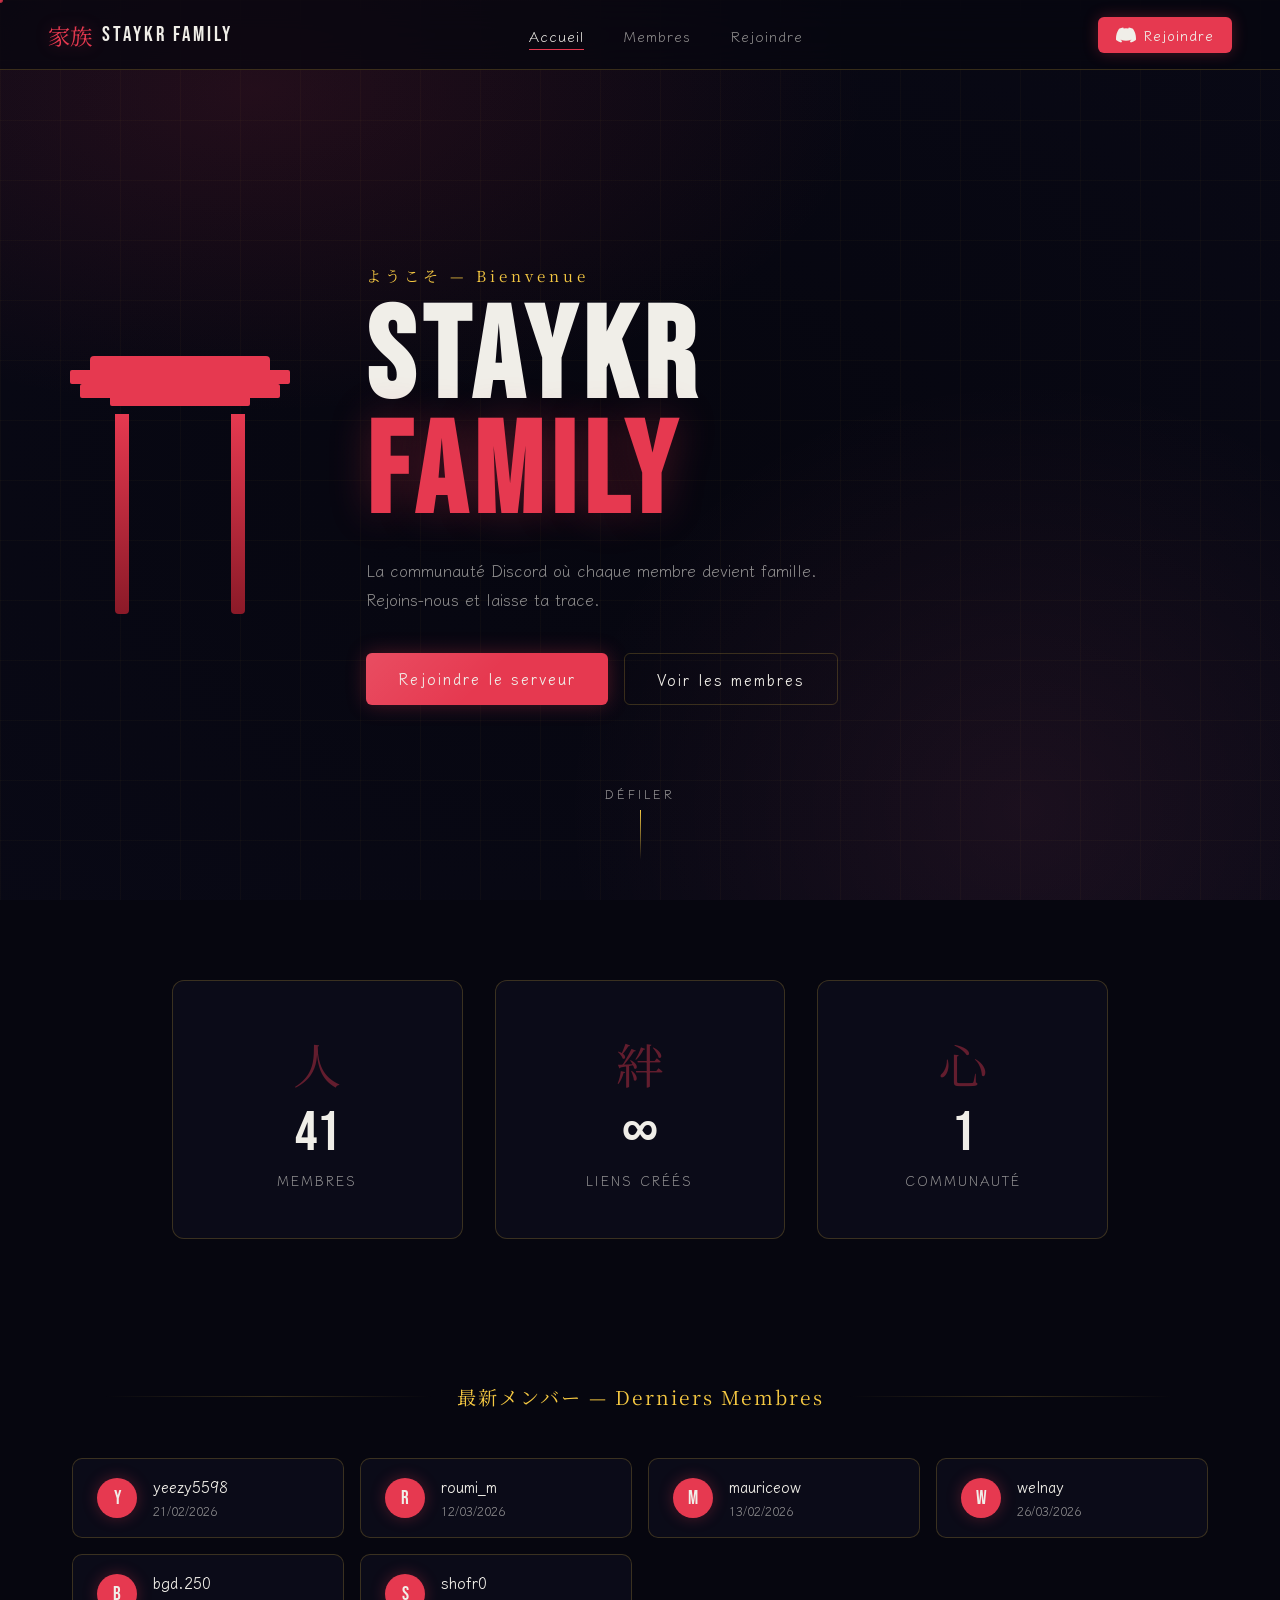
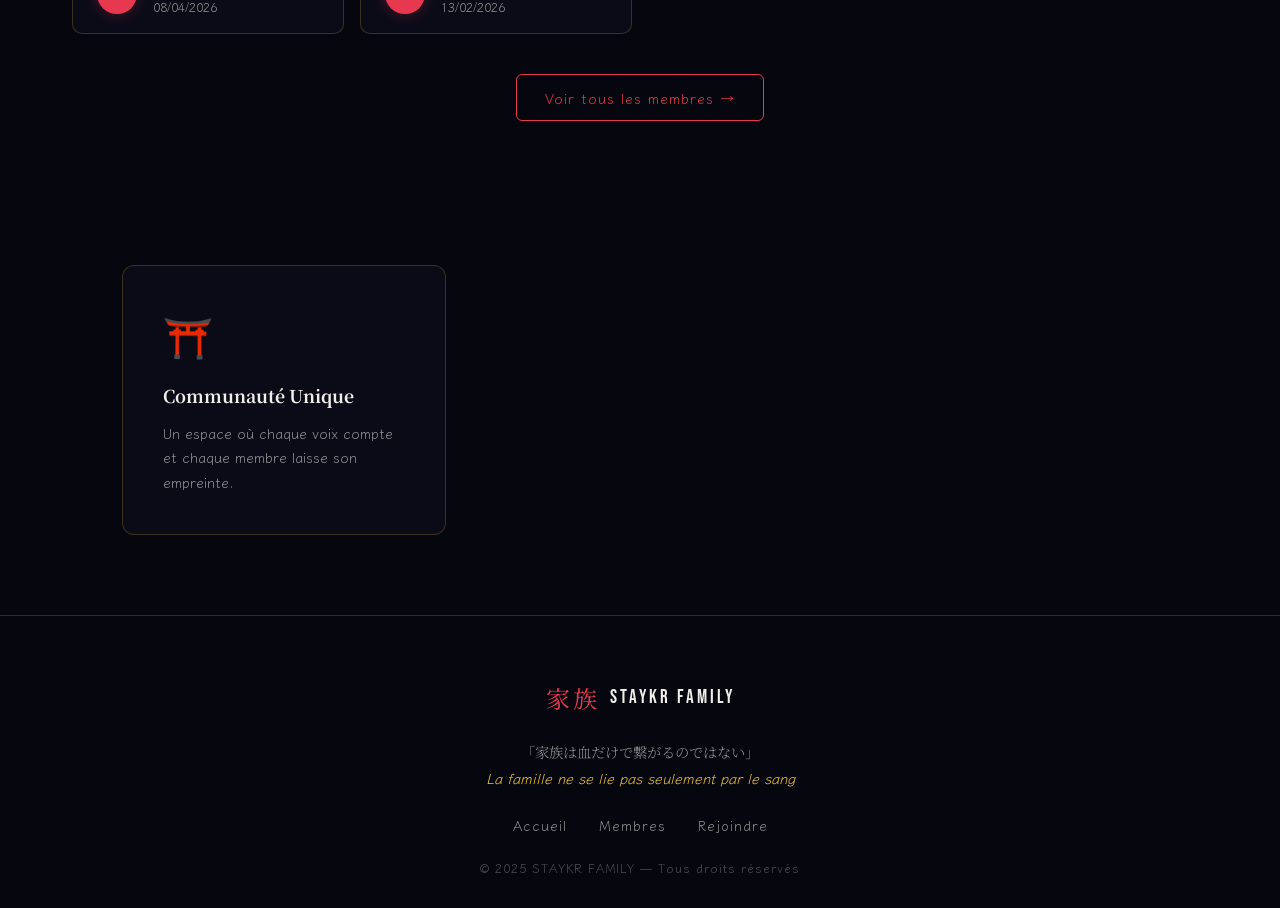
<file: index.html>
<!DOCTYPE html>
<html lang="fr">
<head>
  <meta charset="UTF-8" />
  <meta name="viewport" content="width=device-width, initial-scale=1.0"/>
  <title>STAYKR FAMILY — Accueil</title>
  <link rel="preconnect" href="https://fonts.googleapis.com">
  <link rel="preconnect" href="https://fonts.gstatic.com" crossorigin>
  <link href="https://fonts.googleapis.com/css2?family=Noto+Serif+JP:wght@300;400;700;900&family=Bebas+Neue&family=Klee+One:wght@400;600&display=swap" rel="stylesheet">
  <link rel="stylesheet" href="css/style.css">
</head>
<body>

  <!-- Particules de sakura -->
  <div class="sakura-container" id="sakuraContainer"></div>

  <!-- Fond animé -->
  <div class="bg-gradient"></div>
  <div class="grid-overlay"></div>

  <!-- Navigation -->
  <nav class="navbar" id="navbar">
    <div class="nav-logo">
      <span class="kanji">家族</span>
      <span class="brand">STAYKR FAMILY</span>
    </div>
    <ul class="nav-links">
      <li><a href="index.html" class="active">Accueil</a></li>
      <li><a href="membres.html">Membres</a></li>
      <li><a href="rejoindre.html">Rejoindre</a></li>
    </ul>
    <div class="nav-discord">
      <a href="rejoindre.html" class="btn-discord">
        <svg width="20" height="20" viewBox="0 0 24 24" fill="currentColor"><path d="M20.317 4.37a19.791 19.791 0 0 0-4.885-1.515.074.074 0 0 0-.079.037c-.21.375-.444.864-.608 1.25a18.27 18.27 0 0 0-5.487 0 12.64 12.64 0 0 0-.617-1.25.077.077 0 0 0-.079-.037A19.736 19.736 0 0 0 3.677 4.37a.07.07 0 0 0-.032.027C.533 9.046-.32 13.58.099 18.057.1 18.08.114 18.1.127 18.115a19.9 19.9 0 0 0 5.993 3.03.078.078 0 0 0 .084-.028 14.09 14.09 0 0 0 1.226-1.994.076.076 0 0 0-.041-.106 13.107 13.107 0 0 1-1.872-.892.077.077 0 0 1-.008-.128 10.2 10.2 0 0 0 .372-.292.074.074 0 0 1 .077-.01c3.928 1.793 8.18 1.793 12.062 0a.074.074 0 0 1 .078.01c.12.098.246.198.373.292a.077.077 0 0 1-.006.127 12.299 12.299 0 0 1-1.873.892.077.077 0 0 0-.041.107c.36.698.772 1.362 1.225 1.993a.076.076 0 0 0 .084.028 19.839 19.839 0 0 0 6.002-3.03.077.077 0 0 0 .032-.054c.5-5.177-.838-9.674-3.549-13.66a.061.061 0 0 0-.031-.03z"/></svg>
        Rejoindre
      </a>
    </div>
  </nav>

  <!-- Hero Section -->
  <section class="hero">
    <div class="hero-content">
      <div class="torii-gate">
        <div class="torii-top"></div>
        <div class="torii-mid"></div>
        <div class="torii-pillars">
          <div class="pillar"></div>
          <div class="pillar"></div>
        </div>
      </div>

      <div class="hero-text">
        <p class="hero-sub reveal-up">ようこそ — Bienvenue</p>
        <h1 class="hero-title reveal-up">
          <span class="line1">STAYKR</span>
          <span class="line2">FAMILY</span>
        </h1>
        <p class="hero-desc reveal-up">La communauté Discord où chaque membre devient famille.<br>Rejoins-nous et laisse ta trace.</p>
        <div class="hero-cta reveal-up">
          <a href="rejoindre.html" class="btn-primary">Rejoindre le serveur</a>
          <a href="membres.html" class="btn-secondary">Voir les membres</a>
        </div>
      </div>
    </div>

    <div class="scroll-indicator">
      <span>Défiler</span>
      <div class="scroll-line"></div>
    </div>
  </section>

  <!-- Stats Section -->
  <section class="stats-section">
    <div class="stats-grid">
      <div class="stat-card reveal-up">
        <div class="stat-kanji">人</div>
        <div class="stat-number" data-target="0" id="memberCount">0</div>
        <div class="stat-label">Membres</div>
      </div>
      <div class="stat-card reveal-up">
        <div class="stat-kanji">絆</div>
        <div class="stat-number">∞</div>
        <div class="stat-label">Liens créés</div>
      </div>
      <div class="stat-card reveal-up">
        <div class="stat-kanji">心</div>
        <div class="stat-number">1</div>
        <div class="stat-label">Communauté</div>
      </div>
    </div>
  </section>

  <!-- Derniers membres -->
  <section class="recent-section">
    <div class="section-header">
      <div class="section-line"></div>
      <h2 class="section-title">最新メンバー — Derniers Membres</h2>
      <div class="section-line"></div>
    </div>

    <div class="members-preview" id="membersPreview">
      <!-- Chargé dynamiquement via JS -->
      <div class="loading-members">
        <div class="loading-dot"></div>
        <div class="loading-dot"></div>
        <div class="loading-dot"></div>
      </div>
    </div>

    <div class="section-cta">
      <a href="membres.html" class="btn-outline">Voir tous les membres →</a>
    </div>
  </section>

  <!-- Features Section -->
  <section class="features-section">
    <div class="features-grid">
      <div class="feature-card reveal-up">
        <div class="feature-icon">⛩️</div>
        <h3>Communauté Unique</h3>
        <p>Un espace où chaque voix compte et chaque membre laisse son empreinte.</p>
      </div>
      <div class="feature-card reveal-up">
        <div class="feature-icon">🌸</div>
        <h3>Ambiance Familiale</h3>
        <p>Plus qu'un serveur, une véritable famille unie par la passion.</p>
      </div>
      <div class="feature-card reveal-up">
        <div class="feature-icon">⚡</div>
        <h3>Toujours Actif</h3>
        <p>Des événements, des discussions et de la bonne humeur au quotidien.</p>
      </div>
    </div>
  </section>

  <!-- Footer -->
  <footer class="footer">
    <div class="footer-content">
      <div class="footer-logo">
        <span class="kanji">家族</span>
        <span>STAYKR FAMILY</span>
      </div>
      <p class="footer-quote">「家族は血だけで繋がるのではない」<br><em>La famille ne se lie pas seulement par le sang</em></p>
      <div class="footer-links">
        <a href="index.html">Accueil</a>
        <a href="membres.html">Membres</a>
        <a href="rejoindre.html">Rejoindre</a>
      </div>
      <p class="footer-copy">© 2025 STAYKR FAMILY — Tous droits réservés</p>
    </div>
  </footer>

  <script src="js/sakura.js"></script>
  <script src="js/membres-data.js"></script>
  <script src="js/main.js"></script>
  <script>
    // Chargement depuis membres-data.js (compatible GitHub Pages ✅)
    const preview = document.getElementById('membersPreview');
    const members = [...MEMBRES_DATA].reverse().slice(0, 6);
    document.getElementById('memberCount').textContent = MEMBRES_DATA.length;

    if (members.length === 0) {
      preview.innerHTML = '<p class="no-members">Aucun membre encore. Sois le premier !</p>';
    } else {
      preview.innerHTML = members.map(m => `
        <div class="member-pill reveal-up">
          <div class="member-avatar">${m.username.charAt(0).toUpperCase()}</div>
          <div class="member-info">
            <span class="member-name">${m.username}</span>
            <span class="member-date">${new Date(m.joined_at).toLocaleDateString('fr-FR')}</span>
          </div>
        </div>
      `).join('');
      revealElements();
    }
  </script>
</body>
</html>
</file>
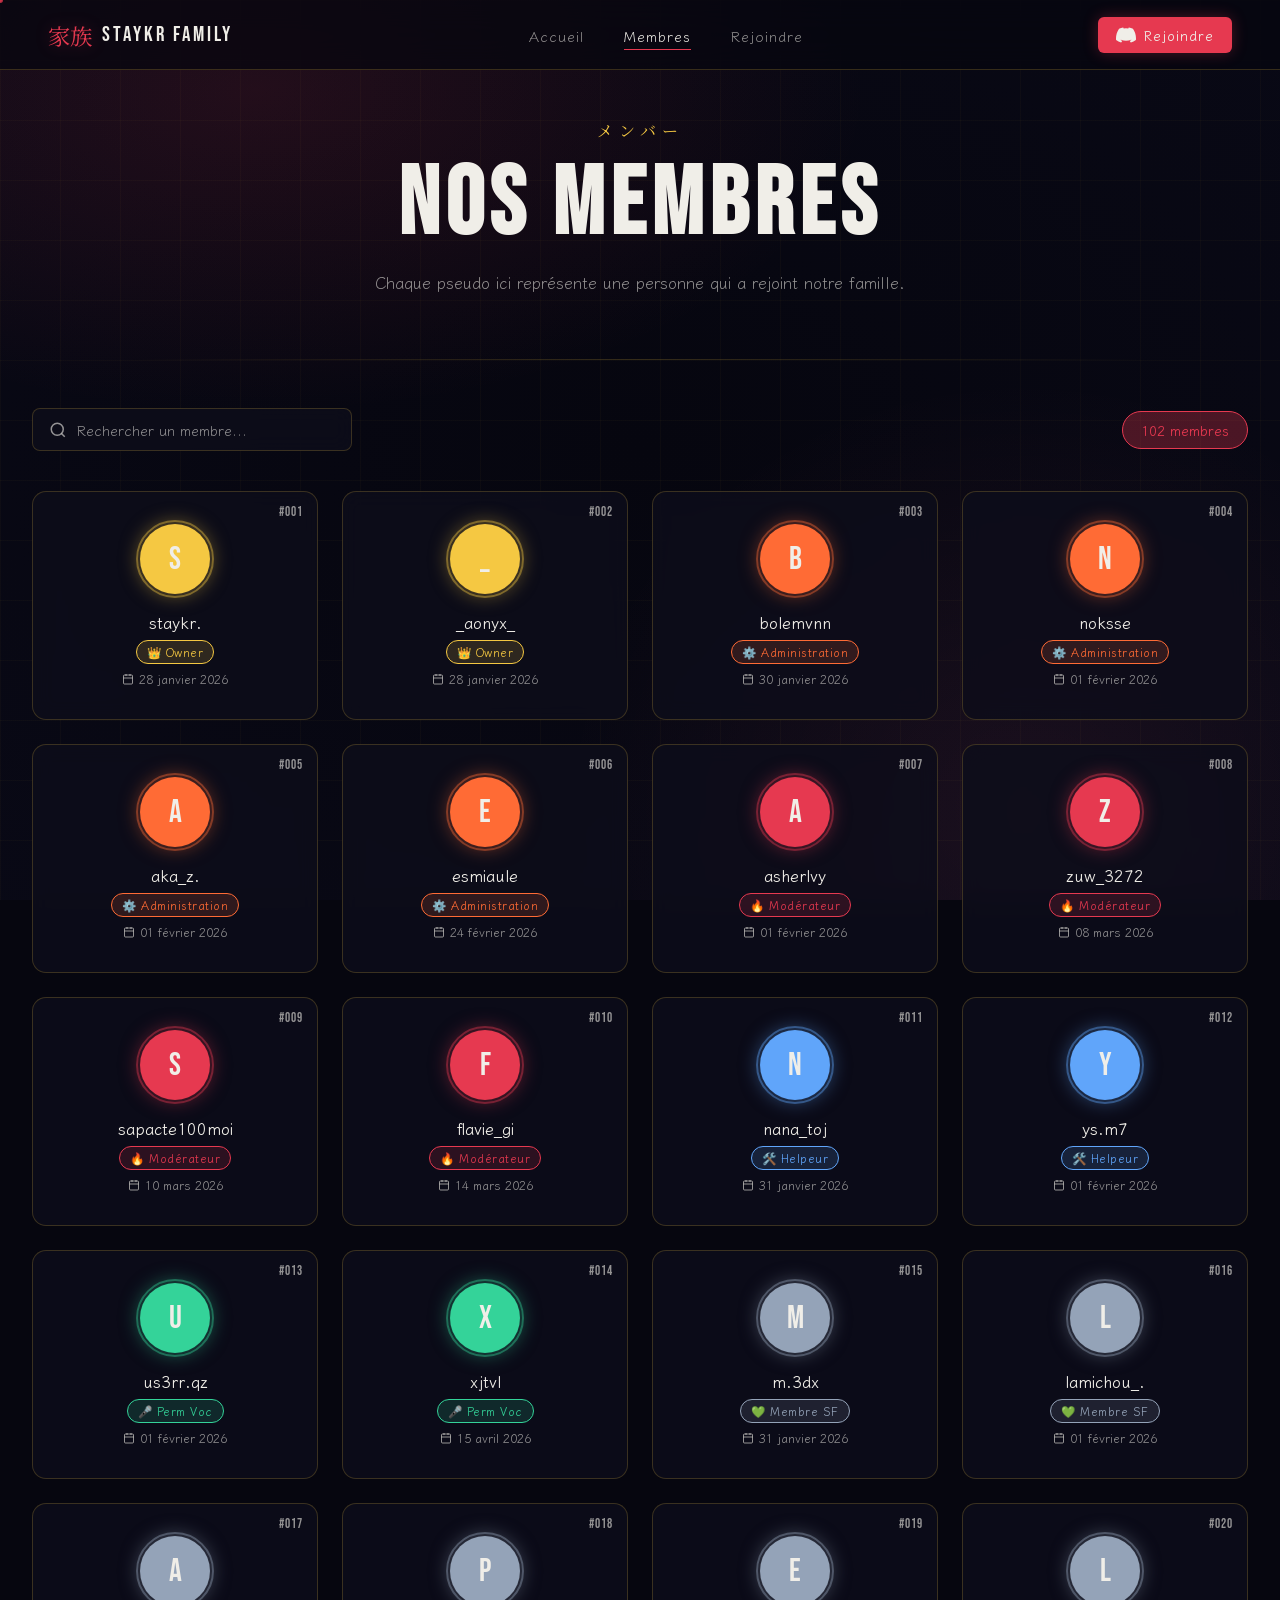
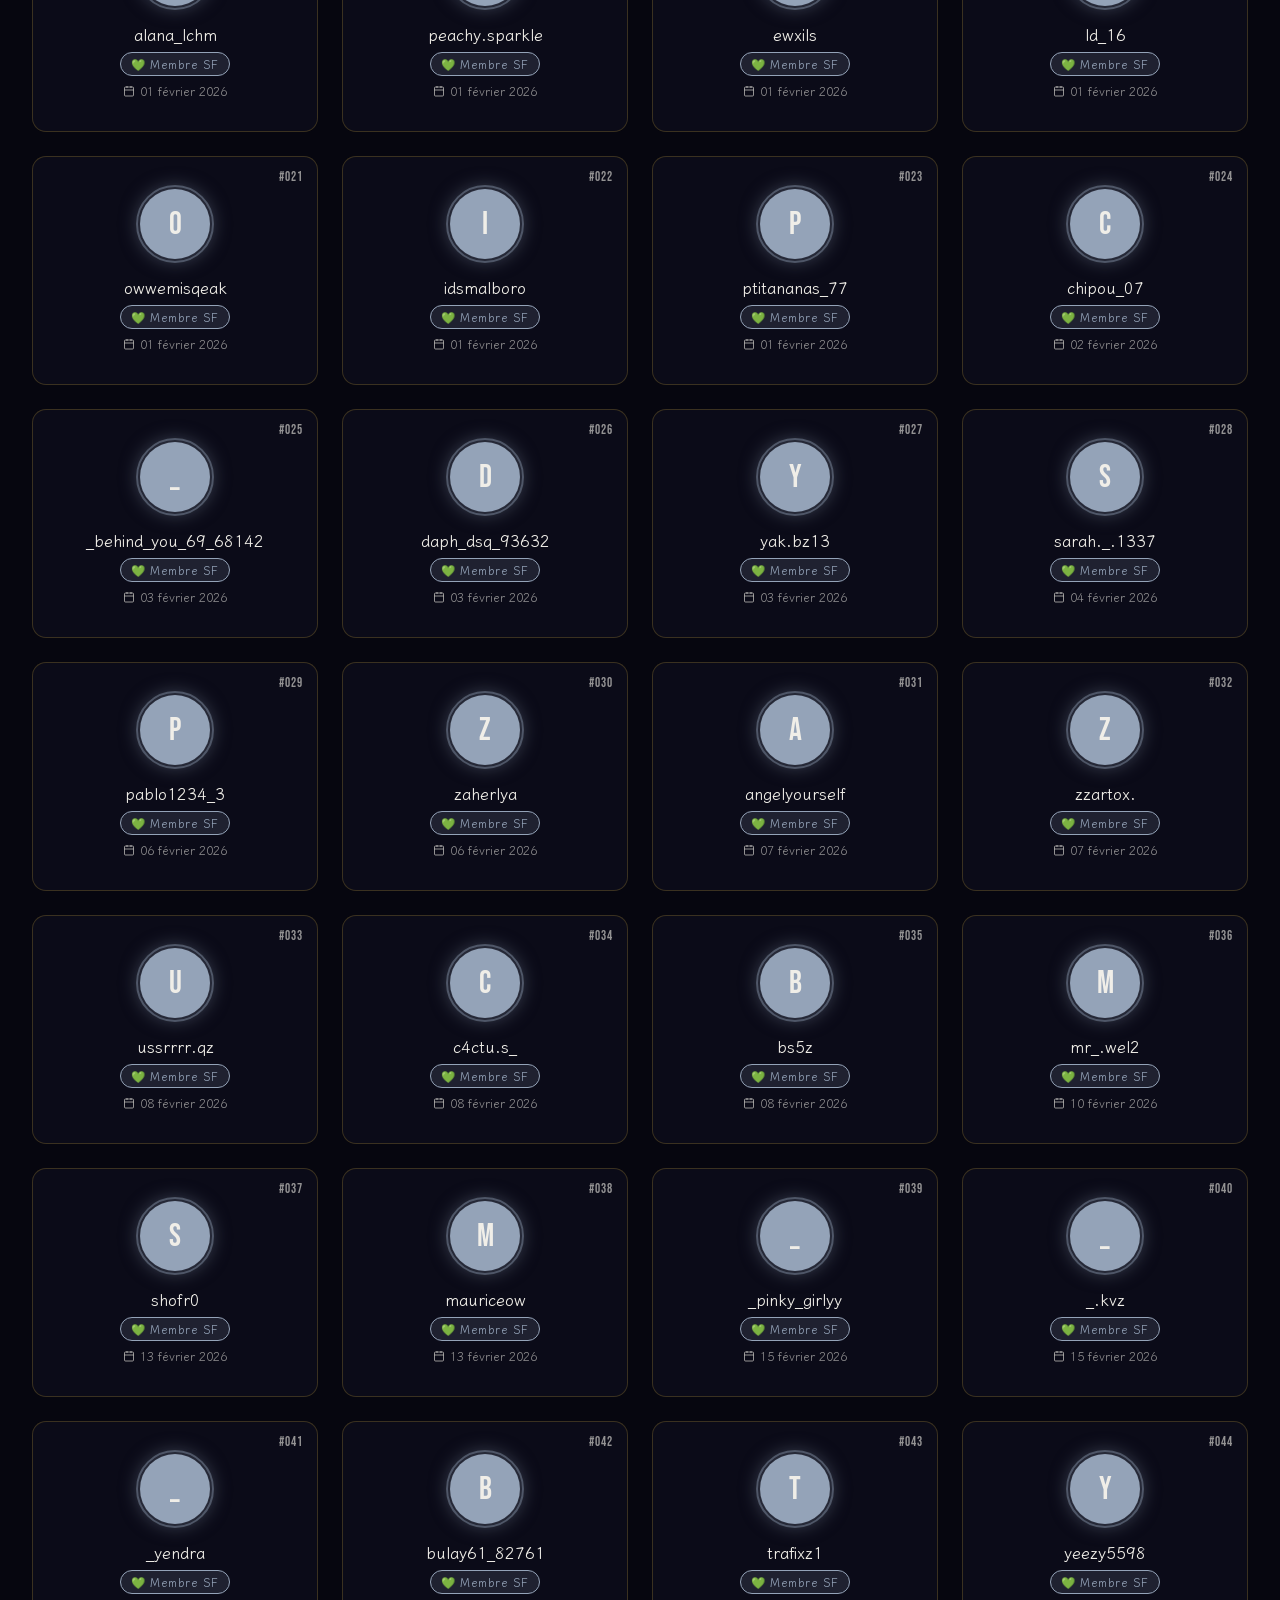
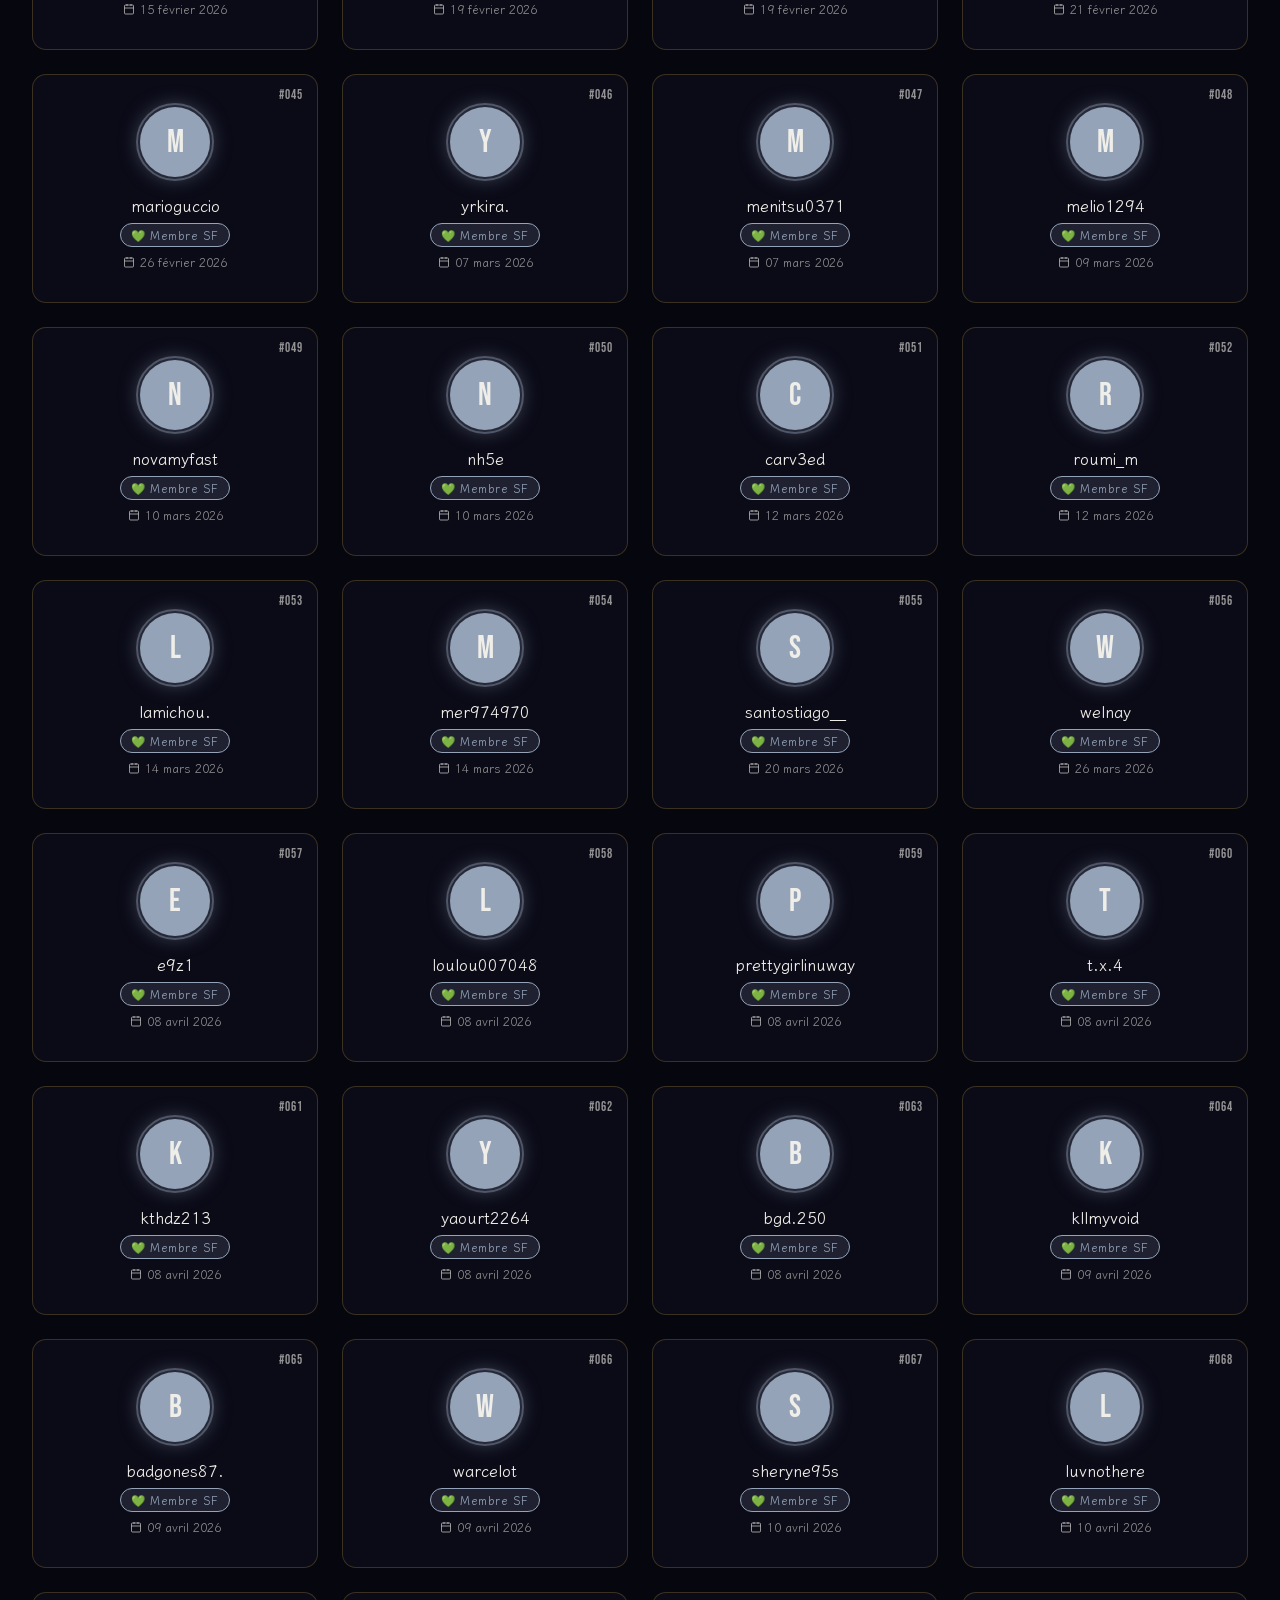
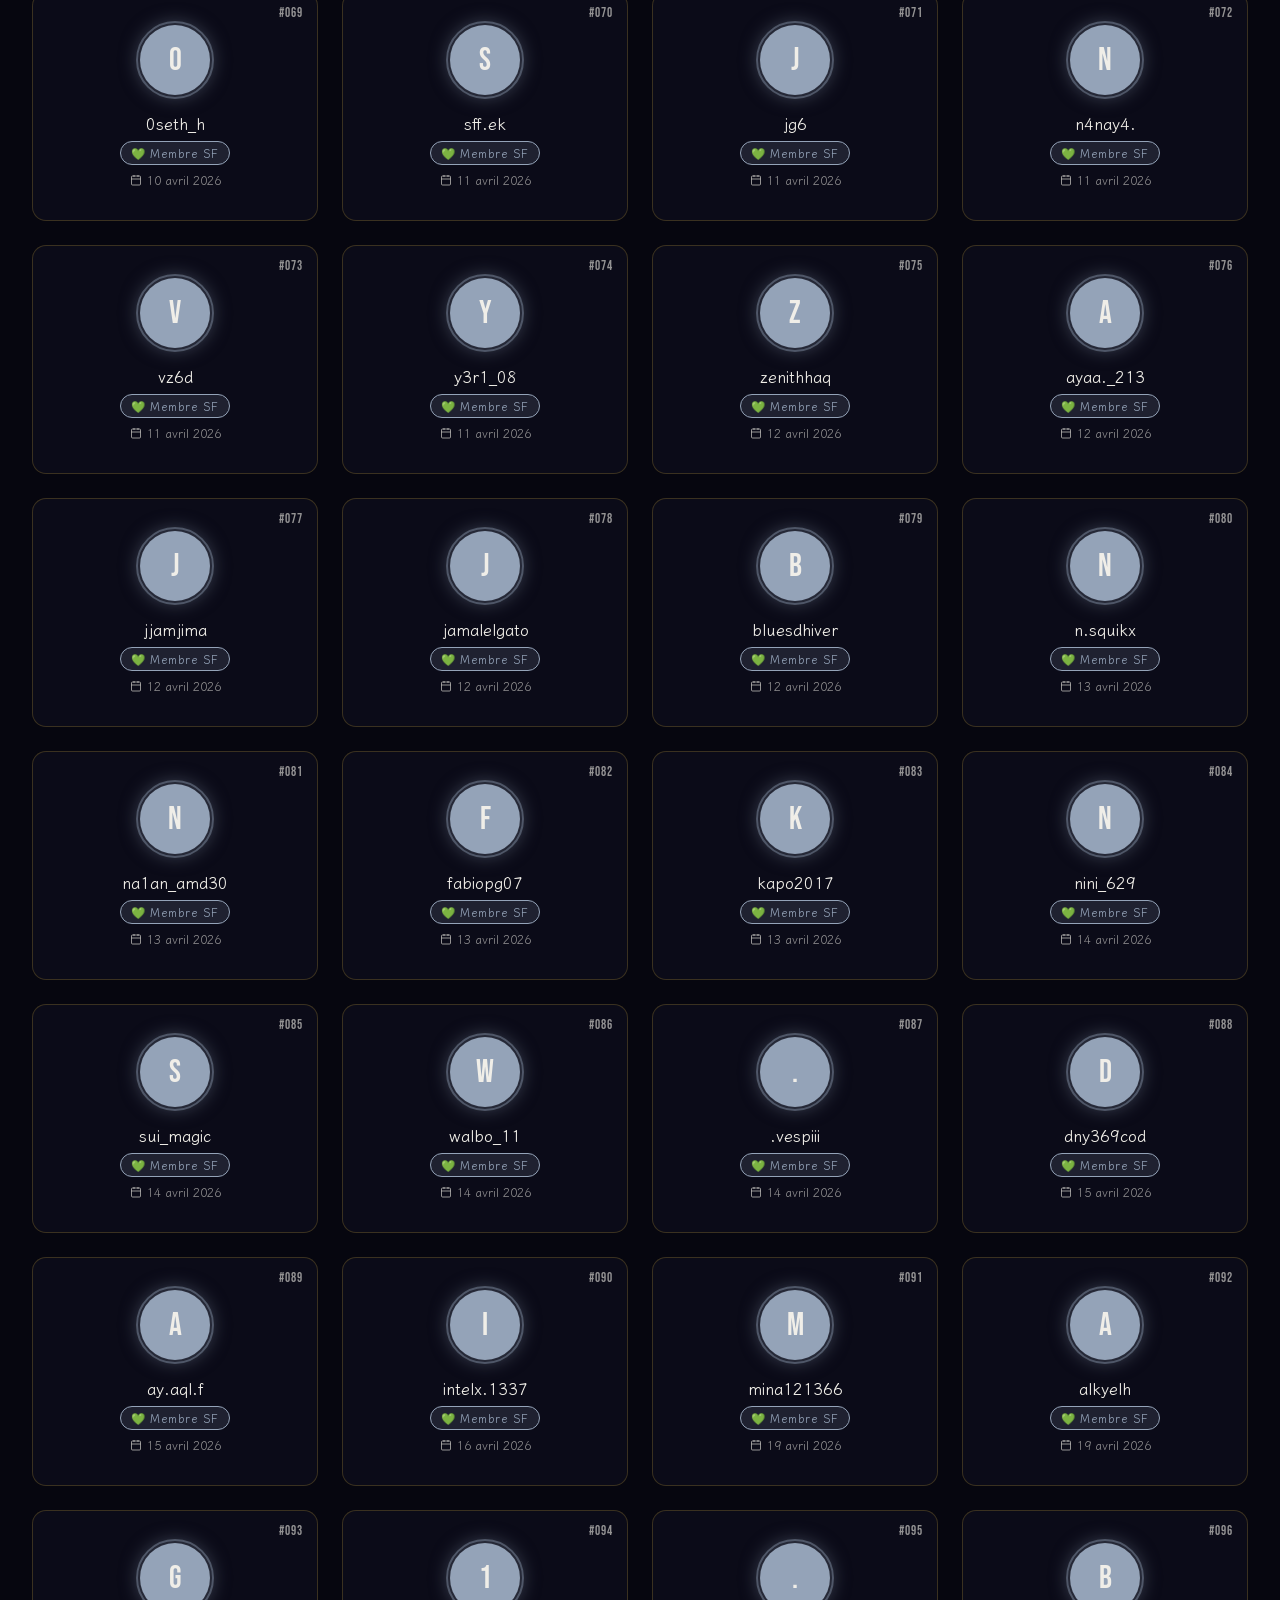
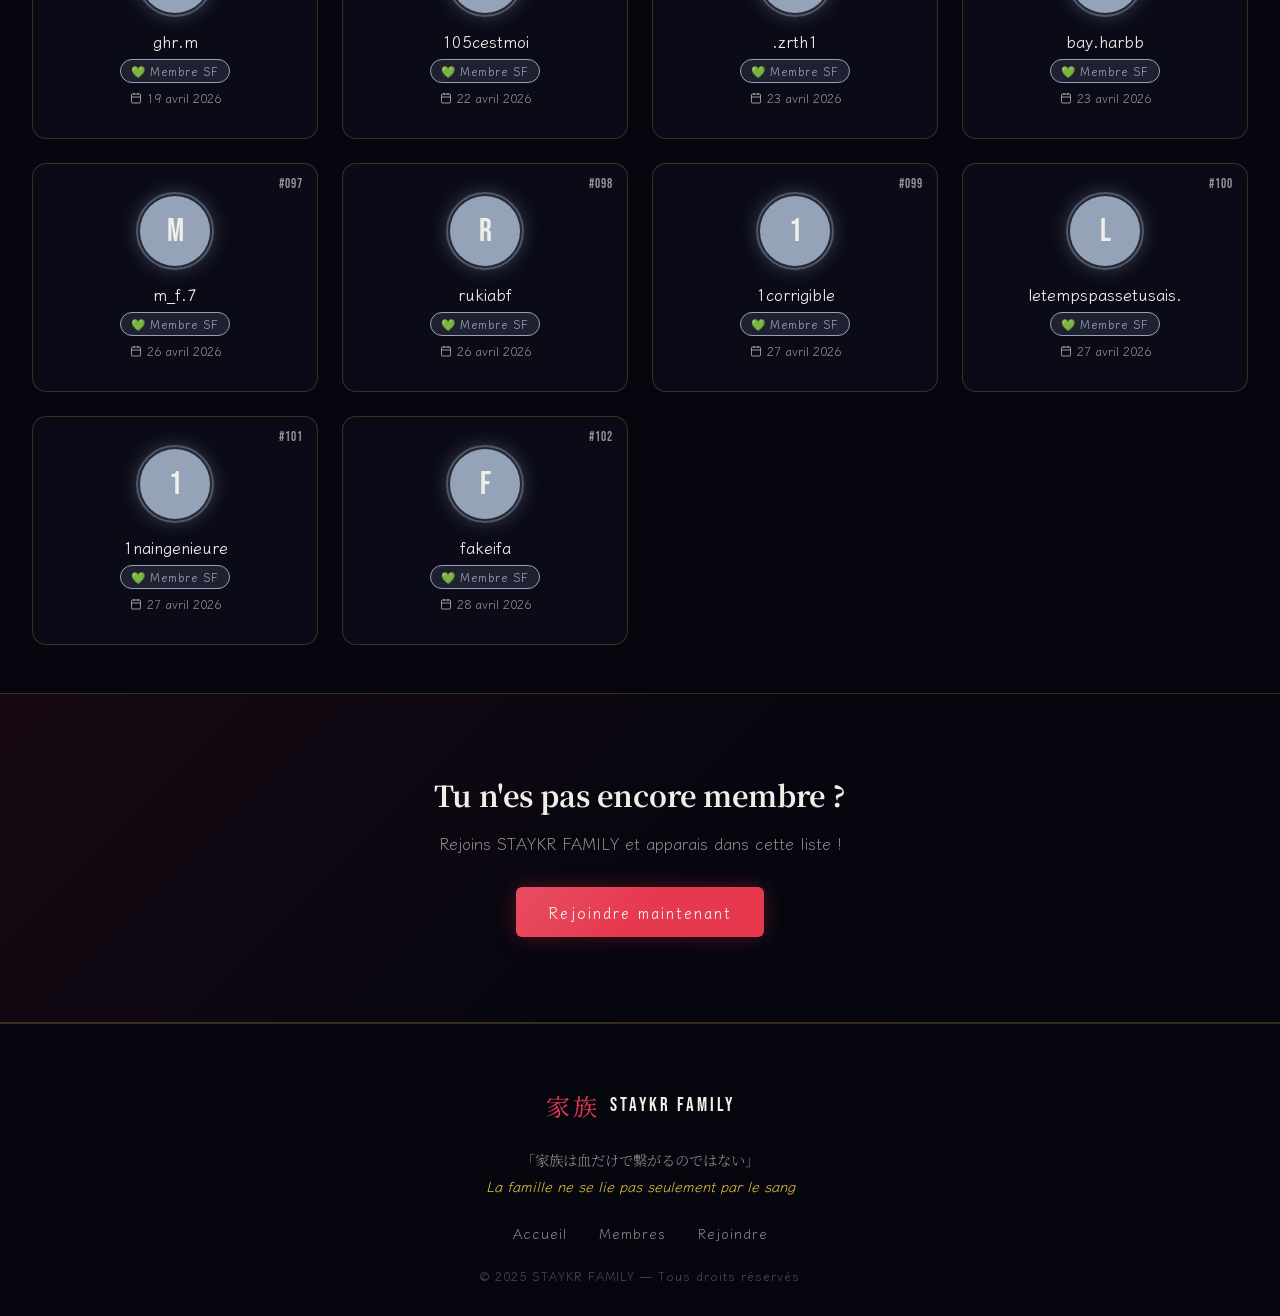
<file: membres.html>
<!DOCTYPE html>
<html lang="fr">
<head>
  <meta charset="UTF-8" />
  <meta name="viewport" content="width=device-width, initial-scale=1.0"/>
  <title>STAYKR FAMILY — Membres</title>
  <link rel="preconnect" href="https://fonts.googleapis.com">
  <link rel="preconnect" href="https://fonts.gstatic.com" crossorigin>
  <link href="https://fonts.googleapis.com/css2?family=Noto+Serif+JP:wght@300;400;700;900&family=Bebas+Neue&family=Klee+One:wght@400;600&display=swap" rel="stylesheet">
  <link rel="stylesheet" href="css/style.css">
</head>
<body>

  <div class="sakura-container" id="sakuraContainer"></div>
  <div class="bg-gradient"></div>
  <div class="grid-overlay"></div>

  <nav class="navbar" id="navbar">
    <div class="nav-logo">
      <span class="kanji">家族</span>
      <span class="brand">STAYKR FAMILY</span>
    </div>
    <ul class="nav-links">
      <li><a href="index.html">Accueil</a></li>
      <li><a href="membres.html" class="active">Membres</a></li>
      <li><a href="rejoindre.html">Rejoindre</a></li>
    </ul>
    <div class="nav-discord">
      <a href="rejoindre.html" class="btn-discord">
        <svg width="20" height="20" viewBox="0 0 24 24" fill="currentColor"><path d="M20.317 4.37a19.791 19.791 0 0 0-4.885-1.515.074.074 0 0 0-.079.037c-.21.375-.444.864-.608 1.25a18.27 18.27 0 0 0-5.487 0 12.64 12.64 0 0 0-.617-1.25.077.077 0 0 0-.079-.037A19.736 19.736 0 0 0 3.677 4.37a.07.07 0 0 0-.032.027C.533 9.046-.32 13.58.099 18.057.1 18.08.114 18.1.127 18.115a19.9 19.9 0 0 0 5.993 3.03.078.078 0 0 0 .084-.028 14.09 14.09 0 0 0 1.226-1.994.076.076 0 0 0-.041-.106 13.107 13.107 0 0 1-1.872-.892.077.077 0 0 1-.008-.128 10.2 10.2 0 0 0 .372-.292.074.074 0 0 1 .077-.01c3.928 1.793 8.18 1.793 12.062 0a.074.074 0 0 1 .078.01c.12.098.246.198.373.292a.077.077 0 0 1-.006.127 12.299 12.299 0 0 1-1.873.892.077.077 0 0 0-.041.107c.36.698.772 1.362 1.225 1.993a.076.076 0 0 0 .084.028 19.839 19.839 0 0 0 6.002-3.03.077.077 0 0 0 .032-.054c.5-5.177-.838-9.674-3.549-13.66a.061.061 0 0 0-.031-.03z"/></svg>
        Rejoindre
      </a>
    </div>
  </nav>

  <!-- Page Header -->
  <section class="page-hero">
    <div class="page-hero-content">
      <p class="page-sub">メンバー</p>
      <h1 class="page-title">Nos Membres</h1>
      <p class="page-desc">Chaque pseudo ici représente une personne qui a rejoint notre famille.</p>
    </div>
  </section>

  <!-- Search & Filter -->
  <section class="members-section">
    <div class="members-controls">
      <div class="search-box">
        <svg class="search-icon" width="18" height="18" viewBox="0 0 24 24" fill="none" stroke="currentColor" stroke-width="2"><circle cx="11" cy="11" r="8"/><path d="m21 21-4.35-4.35"/></svg>
        <input type="text" id="searchInput" placeholder="Rechercher un membre..." />
      </div>
      <div class="members-count-badge">
        <span id="displayCount">0</span> membres
      </div>
    </div>

    <!-- Membres Grid -->
    <div class="members-grid" id="membersGrid">
      <div class="loading-state">
        <div class="loading-spinner"></div>
        <p>Chargement des membres...</p>
      </div>
    </div>

    <!-- Empty state -->
    <div class="empty-state" id="emptyState" style="display:none;">
      <div class="empty-kanji">探</div>
      <p>Aucun membre trouvé</p>
    </div>
  </section>

  <!-- CTA pour rejoindre -->
  <section class="join-cta-section">
    <div class="join-cta-content">
      <h2>Tu n'es pas encore membre ?</h2>
      <p>Rejoins STAYKR FAMILY et apparais dans cette liste !</p>
      <a href="rejoindre.html" class="btn-primary">Rejoindre maintenant</a>
    </div>
  </section>

  <footer class="footer">
    <div class="footer-content">
      <div class="footer-logo">
        <span class="kanji">家族</span>
        <span>STAYKR FAMILY</span>
      </div>
      <p class="footer-quote">「家族は血だけで繋がるのではない」<br><em>La famille ne se lie pas seulement par le sang</em></p>
      <div class="footer-links">
        <a href="index.html">Accueil</a>
        <a href="membres.html">Membres</a>
        <a href="rejoindre.html">Rejoindre</a>
      </div>
      <p class="footer-copy">© 2025 STAYKR FAMILY — Tous droits réservés</p>
    </div>
  </footer>

  <script src="js/sakura.js"></script>
  <script src="js/membres-data.js"></script>
  <script src="js/main.js"></script>
  <script>
    let allMembers = [];

    // Couleurs par rôle
    const roleColors = {
      1: '#f5c842', // 👑 Owner — or
      2: '#e8e8e8', // 🏆 Co owner — argent
      3: '#ff6b35', // ⚙️ Administration — orange
      4: '#e63950', // 🔥 Modérateur — rouge
      5: '#60a5fa', // 🛠️ Helpeur — bleu
      6: '#a78bfa', // 🎬 Vidéaste — violet
      7: '#f472b6', // 💎 Server Booster — rose
      8: '#34d399', // 🎤 Perm Voc — vert
      9: '#94a3b8', // 💚 Membre SF — gris
    };

    function getColor(m) {
      return roleColors[m.role_priority || 9] || '#94a3b8';
    }

    function renderMembers(members) {
      const grid = document.getElementById('membersGrid');
      const empty = document.getElementById('emptyState');
      document.getElementById('displayCount').textContent = members.length;

      if (members.length === 0) {
        grid.innerHTML = '';
        empty.style.display = 'flex';
        return;
      }
      empty.style.display = 'none';

      grid.innerHTML = members.map((m, i) => {
        const color = getColor(m);
        const date = new Date(m.joined_at);
        const dateStr = date.toLocaleDateString('fr-FR', { day: '2-digit', month: 'long', year: 'numeric' });
        const num = String(i + 1).padStart(3, '0');
        const roleEmoji = m.role_emoji || '💚';
        const roleName  = m.role_name  || 'Membre SF';
        return `
          <div class="member-card reveal-up" style="--delay:${(i % 12) * 0.05}s">
            <div class="member-card-num">#${num}</div>
            <div class="member-card-avatar" style="--color:${color}">
              ${m.username.charAt(0).toUpperCase()}
              <div class="avatar-ring" style="--color:${color}"></div>
            </div>
            <div class="member-card-body">
              <h3 class="member-card-name">${m.username}</h3>
              <span class="member-role-badge" style="--color:${color}">${roleEmoji} ${roleName}</span>
              <p class="member-card-date">
                <svg width="12" height="12" viewBox="0 0 24 24" fill="none" stroke="currentColor" stroke-width="2"><rect x="3" y="4" width="18" height="18" rx="2"/><line x1="16" y1="2" x2="16" y2="6"/><line x1="8" y1="2" x2="8" y2="6"/><line x1="3" y1="10" x2="21" y2="10"/></svg>
                ${dateStr}
              </p>
            </div>
            <div class="member-card-glow" style="--color:${color}"></div>
          </div>
        `;
      }).join('');
      revealElements();
    }

    // Tri par rôle (plus haut en premier), puis par date pour les égalités
    allMembers = [...MEMBRES_DATA].sort((a, b) => {
      const pa = a.role_priority || 9;
      const pb = b.role_priority || 9;
      if (pa !== pb) return pa - pb;
      return new Date(a.joined_at) - new Date(b.joined_at);
    });
    renderMembers(allMembers);

    document.getElementById('searchInput').addEventListener('input', function() {
      const q = this.value.toLowerCase().trim();
      const filtered = q ? allMembers.filter(m =>
        m.username.toLowerCase().includes(q) ||
        (m.role_name || '').toLowerCase().includes(q)
      ) : allMembers;
      renderMembers(filtered);
    });
  </script>
</body>
</html>
</file>
<file: css/style.css>
/* ============================================
   STAYKR FAMILY — CSS Principal
   Thème Japonais Animé
   ============================================ */

@import url('https://fonts.googleapis.com/css2?family=Noto+Serif+JP:wght@300;400;700;900&family=Bebas+Neue&family=Klee+One:wght@400;600&display=swap');

/* ---- Variables ---- */
:root {
  --black: #06060f;
  --deep: #0d0d1a;
  --panel: rgba(13, 13, 26, 0.85);
  --red: #e63950;
  --red-glow: rgba(230, 57, 80, 0.3);
  --gold: #f5c842;
  --gold-dim: rgba(245, 200, 66, 0.15);
  --pink: #ff6b9d;
  --pink-dim: rgba(255, 107, 157, 0.15);
  --white: #f0eee8;
  --white-dim: rgba(240, 238, 232, 0.6);
  --border: rgba(245, 200, 66, 0.2);
  --font-title: 'Bebas Neue', sans-serif;
  --font-jp: 'Noto Serif JP', serif;
  --font-body: 'Klee One', cursive;
}

/* ---- Reset ---- */
*, *::before, *::after { box-sizing: border-box; margin: 0; padding: 0; }
html { scroll-behavior: smooth; }
body {
  background: var(--black);
  color: var(--white);
  font-family: var(--font-body);
  overflow-x: hidden;
  cursor: default;
}
a { text-decoration: none; color: inherit; }

/* ---- Curseur personnalisé ---- */
body { cursor: url("data:image/svg+xml,%3Csvg xmlns='http://www.w3.org/2000/svg' width='24' height='24' viewBox='0 0 24 24'%3E%3Ccircle cx='12' cy='12' r='4' fill='%23e63950' opacity='0.8'/%3E%3C/svg%3E") 12 12, auto; }

/* ---- Fond animé ---- */
.bg-gradient {
  position: fixed;
  inset: 0;
  background:
    radial-gradient(ellipse 80% 60% at 20% 10%, rgba(230, 57, 80, 0.12) 0%, transparent 60%),
    radial-gradient(ellipse 60% 80% at 80% 90%, rgba(255, 107, 157, 0.08) 0%, transparent 60%),
    radial-gradient(ellipse 100% 100% at 50% 50%, #06060f 0%, #0a0a18 100%);
  z-index: -2;
  animation: bgPulse 8s ease-in-out infinite alternate;
}
@keyframes bgPulse {
  0%   { opacity: 1; }
  100% { opacity: 0.85; filter: hue-rotate(10deg); }
}

.grid-overlay {
  position: fixed;
  inset: 0;
  background-image:
    linear-gradient(rgba(245, 200, 66, 0.03) 1px, transparent 1px),
    linear-gradient(90deg, rgba(245, 200, 66, 0.03) 1px, transparent 1px);
  background-size: 60px 60px;
  z-index: -1;
  animation: gridMove 20s linear infinite;
}
@keyframes gridMove {
  0%   { background-position: 0 0; }
  100% { background-position: 60px 60px; }
}

/* ---- Sakura container ---- */
.sakura-container {
  position: fixed;
  inset: 0;
  pointer-events: none;
  z-index: 0;
  overflow: hidden;
}

/* ---- Navbar ---- */
.navbar {
  position: fixed;
  top: 0; left: 0; right: 0;
  z-index: 1000;
  display: flex;
  align-items: center;
  justify-content: space-between;
  padding: 0 3rem;
  height: 70px;
  background: rgba(6, 6, 15, 0.7);
  backdrop-filter: blur(20px);
  border-bottom: 1px solid var(--border);
  transition: all 0.3s;
}
.navbar.scrolled {
  height: 60px;
  background: rgba(6, 6, 15, 0.95);
}

.nav-logo {
  display: flex;
  align-items: center;
  gap: 10px;
}
.nav-logo .kanji {
  font-family: var(--font-jp);
  font-size: 1.4rem;
  color: var(--red);
  filter: drop-shadow(0 0 8px var(--red-glow));
  animation: kanjiFloat 3s ease-in-out infinite;
}
@keyframes kanjiFloat {
  0%, 100% { transform: translateY(0); }
  50%       { transform: translateY(-3px); }
}
.nav-logo .brand {
  font-family: var(--font-title);
  font-size: 1.3rem;
  letter-spacing: 3px;
  color: var(--white);
}

.nav-links {
  display: flex;
  list-style: none;
  gap: 2.5rem;
}
.nav-links a {
  font-family: var(--font-body);
  font-size: 0.9rem;
  letter-spacing: 1px;
  color: var(--white-dim);
  position: relative;
  transition: color 0.3s;
}
.nav-links a::after {
  content: '';
  position: absolute;
  bottom: -4px; left: 0; right: 0;
  height: 1px;
  background: var(--red);
  transform: scaleX(0);
  transition: transform 0.3s;
  transform-origin: left;
}
.nav-links a:hover,
.nav-links a.active {
  color: var(--white);
}
.nav-links a:hover::after,
.nav-links a.active::after {
  transform: scaleX(1);
}

.btn-discord {
  display: flex;
  align-items: center;
  gap: 8px;
  padding: 8px 18px;
  background: var(--red);
  color: var(--white);
  border-radius: 6px;
  font-size: 0.85rem;
  font-weight: 600;
  letter-spacing: 1px;
  transition: all 0.3s;
  box-shadow: 0 0 15px var(--red-glow);
}
.btn-discord:hover {
  background: #c8233d;
  transform: translateY(-2px);
  box-shadow: 0 0 25px var(--red-glow);
}

/* ---- Hero ---- */
.hero {
  min-height: 100vh;
  display: flex;
  align-items: center;
  justify-content: center;
  padding: 0 2rem;
  position: relative;
  overflow: hidden;
}

.hero-content {
  display: flex;
  align-items: center;
  gap: 6rem;
  max-width: 1100px;
  width: 100%;
  padding-top: 70px;
}

/* Torii Gate SVG animé */
.torii-gate {
  flex-shrink: 0;
  width: 180px;
  display: flex;
  flex-direction: column;
  align-items: center;
  animation: toriiPulse 4s ease-in-out infinite;
}
@keyframes toriiPulse {
  0%, 100% { filter: drop-shadow(0 0 20px var(--red-glow)); }
  50%       { filter: drop-shadow(0 0 40px rgba(230,57,80,0.5)); }
}
.torii-top {
  width: 180px; height: 18px;
  background: var(--red);
  border-radius: 4px 4px 0 0;
  position: relative;
}
.torii-top::before, .torii-top::after {
  content: '';
  position: absolute;
  bottom: -10px; left: -20px; right: -20px;
  height: 14px;
  background: var(--red);
  border-radius: 2px;
}
.torii-top::after { bottom: -24px; left: -10px; right: -10px; }
.torii-mid {
  width: 140px; height: 12px;
  background: var(--red);
  margin-top: 20px;
  border-radius: 2px;
}
.torii-pillars {
  display: flex;
  justify-content: space-between;
  width: 130px;
  margin-top: 8px;
}
.pillar {
  width: 14px;
  height: 200px;
  background: linear-gradient(180deg, var(--red) 0%, #8b1a28 100%);
  border-radius: 0 0 4px 4px;
}

.hero-text { flex: 1; }
.hero-sub {
  font-family: var(--font-jp);
  font-size: 0.95rem;
  color: var(--gold);
  letter-spacing: 4px;
  margin-bottom: 1rem;
  opacity: 0;
  animation: revealUp 0.8s 0.2s forwards;
}
.hero-title {
  display: flex;
  flex-direction: column;
  gap: 0;
  line-height: 0.9;
  margin-bottom: 1.5rem;
}
.hero-title .line1 {
  font-family: var(--font-title);
  font-size: clamp(5rem, 10vw, 9rem);
  color: var(--white);
  letter-spacing: 8px;
  opacity: 0;
  animation: revealUp 0.8s 0.4s forwards;
}
.hero-title .line2 {
  font-family: var(--font-title);
  font-size: clamp(5rem, 10vw, 9rem);
  color: var(--red);
  letter-spacing: 8px;
  text-shadow: 0 0 40px var(--red-glow);
  opacity: 0;
  animation: revealUp 0.8s 0.6s forwards;
}
.hero-desc {
  color: var(--white-dim);
  font-size: 1rem;
  line-height: 1.8;
  margin-bottom: 2.5rem;
  opacity: 0;
  animation: revealUp 0.8s 0.8s forwards;
}
.hero-cta {
  display: flex;
  gap: 1rem;
  flex-wrap: wrap;
  opacity: 0;
  animation: revealUp 0.8s 1s forwards;
}

.scroll-indicator {
  position: absolute;
  bottom: 2.5rem;
  left: 50%;
  transform: translateX(-50%);
  display: flex;
  flex-direction: column;
  align-items: center;
  gap: 8px;
  color: var(--white-dim);
  font-size: 0.75rem;
  letter-spacing: 3px;
  text-transform: uppercase;
  animation: fadeIn 1s 1.5s both;
}
.scroll-line {
  width: 1px;
  height: 50px;
  background: linear-gradient(180deg, var(--gold) 0%, transparent 100%);
  animation: scrollLine 2s ease-in-out infinite;
}
@keyframes scrollLine {
  0%   { transform: scaleY(0); transform-origin: top; opacity: 0; }
  50%  { transform: scaleY(1); transform-origin: top; opacity: 1; }
  100% { transform: scaleY(0); transform-origin: bottom; opacity: 0; }
}

/* ---- Boutons ---- */
.btn-primary {
  display: inline-block;
  padding: 14px 32px;
  background: var(--red);
  color: var(--white);
  font-family: var(--font-body);
  font-size: 0.95rem;
  font-weight: 600;
  letter-spacing: 2px;
  border-radius: 6px;
  transition: all 0.3s;
  box-shadow: 0 0 20px var(--red-glow);
  position: relative;
  overflow: hidden;
}
.btn-primary::before {
  content: '';
  position: absolute;
  inset: 0;
  background: linear-gradient(135deg, rgba(255,255,255,0.1) 0%, transparent 50%);
  transition: opacity 0.3s;
}
.btn-primary:hover {
  transform: translateY(-3px);
  box-shadow: 0 0 35px var(--red-glow), 0 8px 20px rgba(0,0,0,0.4);
}

.btn-secondary {
  display: inline-block;
  padding: 14px 32px;
  background: transparent;
  color: var(--white);
  font-family: var(--font-body);
  font-size: 0.95rem;
  font-weight: 600;
  letter-spacing: 2px;
  border: 1px solid var(--border);
  border-radius: 6px;
  transition: all 0.3s;
}
.btn-secondary:hover {
  border-color: var(--gold);
  color: var(--gold);
  background: var(--gold-dim);
  transform: translateY(-3px);
}

.btn-outline {
  display: inline-block;
  padding: 12px 28px;
  border: 1px solid var(--red);
  color: var(--red);
  border-radius: 6px;
  font-size: 0.9rem;
  letter-spacing: 1px;
  transition: all 0.3s;
}
.btn-outline:hover {
  background: var(--red);
  color: var(--white);
  box-shadow: 0 0 20px var(--red-glow);
}

/* ---- Stats ---- */
.stats-section {
  padding: 5rem 2rem;
  max-width: 1000px;
  margin: 0 auto;
}
.stats-grid {
  display: grid;
  grid-template-columns: repeat(3, 1fr);
  gap: 2rem;
}
.stat-card {
  text-align: center;
  padding: 3rem 2rem;
  background: var(--panel);
  border: 1px solid var(--border);
  border-radius: 12px;
  position: relative;
  overflow: hidden;
  transition: all 0.3s;
  backdrop-filter: blur(10px);
}
.stat-card::before {
  content: '';
  position: absolute;
  inset: 0;
  background: linear-gradient(135deg, var(--red-glow) 0%, transparent 60%);
  opacity: 0;
  transition: opacity 0.3s;
}
.stat-card:hover {
  transform: translateY(-8px);
  border-color: var(--red);
  box-shadow: 0 20px 40px rgba(0,0,0,0.4), 0 0 30px var(--red-glow);
}
.stat-card:hover::before { opacity: 1; }
.stat-kanji {
  font-family: var(--font-jp);
  font-size: 3rem;
  color: var(--red);
  opacity: 0.4;
  margin-bottom: 0.5rem;
  filter: blur(0);
  transition: all 0.3s;
}
.stat-card:hover .stat-kanji { opacity: 0.8; filter: drop-shadow(0 0 10px var(--red-glow)); }
.stat-number {
  font-family: var(--font-title);
  font-size: 3.5rem;
  color: var(--white);
  line-height: 1;
  margin-bottom: 0.5rem;
}
.stat-label {
  color: var(--white-dim);
  font-size: 0.85rem;
  letter-spacing: 2px;
  text-transform: uppercase;
}

/* ---- Section Header ---- */
.section-header {
  display: flex;
  align-items: center;
  gap: 1.5rem;
  margin-bottom: 3rem;
  max-width: 1200px;
  margin-left: auto;
  margin-right: auto;
  padding: 0 2rem;
}
.section-line {
  flex: 1;
  height: 1px;
  background: linear-gradient(90deg, transparent, var(--border), transparent);
}
.section-title {
  font-family: var(--font-jp);
  font-size: 1.2rem;
  font-weight: 400;
  color: var(--gold);
  white-space: nowrap;
  letter-spacing: 2px;
}

/* ---- Recent Members (Homepage) ---- */
.recent-section {
  padding: 4rem 2rem;
  max-width: 1200px;
  margin: 0 auto;
}
.members-preview {
  display: grid;
  grid-template-columns: repeat(auto-fill, minmax(260px, 1fr));
  gap: 1rem;
  margin-bottom: 2.5rem;
}
.member-pill {
  display: flex;
  align-items: center;
  gap: 1rem;
  padding: 1rem 1.5rem;
  background: var(--panel);
  border: 1px solid var(--border);
  border-radius: 10px;
  transition: all 0.3s;
  backdrop-filter: blur(10px);
}
.member-pill:hover {
  border-color: var(--red);
  background: rgba(230, 57, 80, 0.08);
  transform: translateX(6px);
}
.member-avatar {
  width: 40px; height: 40px;
  background: var(--red);
  border-radius: 50%;
  display: flex;
  align-items: center;
  justify-content: center;
  font-family: var(--font-title);
  font-size: 1.2rem;
  flex-shrink: 0;
  box-shadow: 0 0 15px var(--red-glow);
}
.member-info { flex: 1; overflow: hidden; }
.member-name {
  font-weight: 600;
  font-size: 0.95rem;
  display: block;
  overflow: hidden;
  text-overflow: ellipsis;
  white-space: nowrap;
}
.member-date {
  font-size: 0.75rem;
  color: var(--white-dim);
}

.section-cta { text-align: center; }

/* ---- Features ---- */
.features-section {
  padding: 5rem 2rem;
  max-width: 1100px;
  margin: 0 auto;
}
.features-grid {
  display: grid;
  grid-template-columns: repeat(3, 1fr);
  gap: 2rem;
}
.feature-card {
  padding: 2.5rem;
  background: var(--panel);
  border: 1px solid var(--border);
  border-radius: 12px;
  transition: all 0.4s;
  position: relative;
  overflow: hidden;
  backdrop-filter: blur(10px);
}
.feature-card::after {
  content: '';
  position: absolute;
  bottom: 0; left: 0; right: 0;
  height: 2px;
  background: linear-gradient(90deg, var(--red), var(--pink));
  transform: scaleX(0);
  transition: transform 0.4s;
}
.feature-card:hover {
  transform: translateY(-8px);
  border-color: rgba(230, 57, 80, 0.3);
  box-shadow: 0 20px 40px rgba(0,0,0,0.4);
}
.feature-card:hover::after { transform: scaleX(1); }
.feature-icon {
  font-size: 2.5rem;
  margin-bottom: 1.2rem;
  display: block;
}
.feature-card h3 {
  font-family: var(--font-jp);
  font-size: 1.1rem;
  margin-bottom: 0.8rem;
  color: var(--white);
}
.feature-card p {
  color: var(--white-dim);
  font-size: 0.9rem;
  line-height: 1.7;
}

/* ---- Page Hero ---- */
.page-hero {
  min-height: 40vh;
  display: flex;
  align-items: center;
  justify-content: center;
  text-align: center;
  padding: 100px 2rem 3rem;
  position: relative;
}
.page-hero::after {
  content: '';
  position: absolute;
  bottom: 0; left: 10%; right: 10%;
  height: 1px;
  background: linear-gradient(90deg, transparent, var(--border), transparent);
}
.page-sub {
  font-family: var(--font-jp);
  color: var(--gold);
  letter-spacing: 6px;
  font-size: 1rem;
  margin-bottom: 1rem;
  animation: revealUp 0.6s 0.1s both;
}
.page-title {
  font-family: var(--font-title);
  font-size: clamp(3rem, 8vw, 6rem);
  letter-spacing: 6px;
  animation: revealUp 0.6s 0.2s both;
  line-height: 1;
}
.page-desc {
  color: var(--white-dim);
  margin-top: 1rem;
  font-size: 1rem;
  animation: revealUp 0.6s 0.3s both;
}

/* ---- Members Page ---- */
.members-section {
  padding: 3rem 2rem;
  max-width: 1300px;
  margin: 0 auto;
}
.members-controls {
  display: flex;
  align-items: center;
  justify-content: space-between;
  margin-bottom: 2.5rem;
  gap: 1rem;
  flex-wrap: wrap;
}
.search-box {
  display: flex;
  align-items: center;
  gap: 10px;
  background: var(--panel);
  border: 1px solid var(--border);
  border-radius: 8px;
  padding: 10px 16px;
  width: 320px;
  backdrop-filter: blur(10px);
  transition: border-color 0.3s;
}
.search-box:focus-within { border-color: var(--red); }
.search-icon { color: var(--white-dim); flex-shrink: 0; }
.search-box input {
  background: none;
  border: none;
  outline: none;
  color: var(--white);
  font-family: var(--font-body);
  font-size: 0.9rem;
  width: 100%;
}
.search-box input::placeholder { color: var(--white-dim); }

.members-count-badge {
  padding: 8px 18px;
  background: var(--red-glow);
  border: 1px solid var(--red);
  border-radius: 20px;
  font-size: 0.85rem;
  color: var(--red);
  font-weight: 600;
}

.members-grid {
  display: grid;
  grid-template-columns: repeat(auto-fill, minmax(240px, 1fr));
  gap: 1.5rem;
}

/* ---- Member Card ---- */
.member-card {
  position: relative;
  padding: 2rem 1.5rem;
  background: var(--panel);
  border: 1px solid var(--border);
  border-radius: 14px;
  text-align: center;
  transition: all 0.4s;
  backdrop-filter: blur(10px);
  overflow: hidden;
  animation-delay: var(--delay, 0s);
}
.member-card:hover {
  transform: translateY(-8px) scale(1.02);
  border-color: var(--color, var(--red));
  box-shadow: 0 20px 40px rgba(0,0,0,0.5), 0 0 25px rgba(from var(--color, var(--red)) r g b / 0.3);
}
.member-card-glow {
  position: absolute;
  inset: 0;
  background: radial-gradient(circle at 50% 0%, var(--color) 0%, transparent 70%);
  opacity: 0;
  transition: opacity 0.4s;
  pointer-events: none;
}
.member-card:hover .member-card-glow { opacity: 0.06; }
.member-card-num {
  position: absolute;
  top: 12px; right: 14px;
  font-family: var(--font-title);
  font-size: 0.8rem;
  color: var(--white-dim);
  letter-spacing: 1px;
}
.member-card-avatar {
  width: 70px; height: 70px;
  background: var(--color, var(--red));
  border-radius: 50%;
  display: flex;
  align-items: center;
  justify-content: center;
  font-family: var(--font-title);
  font-size: 2rem;
  margin: 0 auto 1rem;
  position: relative;
  box-shadow: 0 0 20px color-mix(in srgb, var(--color, var(--red)) 50%, transparent);
}
.avatar-ring {
  position: absolute;
  inset: -4px;
  border-radius: 50%;
  border: 2px solid var(--color, var(--red));
  opacity: 0.4;
  animation: ringPulse 2s ease-in-out infinite;
}
@keyframes ringPulse {
  0%, 100% { transform: scale(1); opacity: 0.4; }
  50%       { transform: scale(1.1); opacity: 0; }
}
.member-card-name {
  font-size: 1rem;
  font-weight: 600;
  margin-bottom: 4px;
  overflow: hidden;
  text-overflow: ellipsis;
  white-space: nowrap;
}
.member-card-id {
  font-size: 0.7rem;
  color: var(--white-dim);
  margin-bottom: 8px;
  font-family: monospace;
}
.member-card-date {
  font-size: 0.75rem;
  color: var(--white-dim);
  display: flex;
  align-items: center;
  justify-content: center;
  gap: 5px;
}

/* Empty / Loading / Error states */
.loading-state, .error-state, .empty-state {
  grid-column: 1/-1;
  display: flex;
  flex-direction: column;
  align-items: center;
  justify-content: center;
  padding: 5rem 2rem;
  gap: 1rem;
  color: var(--white-dim);
}
.loading-spinner {
  width: 50px; height: 50px;
  border: 2px solid var(--border);
  border-top-color: var(--red);
  border-radius: 50%;
  animation: spin 0.8s linear infinite;
}
@keyframes spin { to { transform: rotate(360deg); } }

.empty-state { display: flex; }
.empty-kanji, .error-kanji {
  font-family: var(--font-jp);
  font-size: 4rem;
  opacity: 0.3;
}
.error-sub { font-size: 0.8rem; }
.no-members {
  grid-column: 1/-1;
  text-align: center;
  color: var(--white-dim);
  padding: 3rem;
  font-style: italic;
}

.loading-members {
  grid-column: 1/-1;
  display: flex;
  justify-content: center;
  align-items: center;
  gap: 8px;
  padding: 3rem;
}
.loading-dot {
  width: 10px; height: 10px;
  background: var(--red);
  border-radius: 50%;
  animation: dotBounce 1.2s ease-in-out infinite;
}
.loading-dot:nth-child(2) { animation-delay: 0.2s; }
.loading-dot:nth-child(3) { animation-delay: 0.4s; }
@keyframes dotBounce {
  0%, 80%, 100% { transform: scale(0.8); opacity: 0.4; }
  40%           { transform: scale(1.2); opacity: 1; }
}

/* ---- Join Page ---- */
.join-section {
  max-width: 900px;
  margin: 0 auto;
  padding: 3rem 2rem 6rem;
  display: flex;
  flex-direction: column;
  gap: 4rem;
}
.join-card {
  background: var(--panel);
  border: 1px solid var(--border);
  border-radius: 16px;
  padding: 2.5rem;
  backdrop-filter: blur(10px);
}
.join-card-header {
  display: flex;
  align-items: flex-start;
  gap: 1.5rem;
  margin-bottom: 2rem;
}
.discord-big { color: #5865F2; filter: drop-shadow(0 0 15px rgba(88,101,242,0.5)); }
.join-card-header h2 {
  font-family: var(--font-jp);
  font-size: 1.4rem;
  margin-bottom: 0.5rem;
}
.join-card-header p { color: var(--white-dim); font-size: 0.9rem; }

.server-preview {
  display: flex;
  align-items: center;
  gap: 1.5rem;
  padding: 1.5rem;
  background: rgba(88,101,242,0.08);
  border: 1px solid rgba(88,101,242,0.2);
  border-radius: 10px;
  margin-bottom: 1.5rem;
}
.server-icon {
  width: 60px; height: 60px;
  background: var(--red);
  border-radius: 50%;
  display: flex;
  align-items: center;
  justify-content: center;
  flex-shrink: 0;
  box-shadow: 0 0 20px var(--red-glow);
}
.server-kanji { font-family: var(--font-jp); font-size: 1.5rem; }
.server-info h3 { font-size: 1.1rem; margin-bottom: 2px; }
.server-info p { color: var(--white-dim); font-size: 0.85rem; }
.server-stats {
  display: flex;
  align-items: center;
  gap: 6px;
  margin-top: 6px;
  font-size: 0.8rem;
  color: #43b581;
}
.online-dot {
  width: 8px; height: 8px;
  background: #43b581;
  border-radius: 50%;
  animation: onlinePulse 2s ease-in-out infinite;
}
@keyframes onlinePulse {
  0%, 100% { box-shadow: 0 0 0 0 rgba(67,181,129,0.4); }
  70%       { box-shadow: 0 0 0 6px rgba(67,181,129,0); }
}

.btn-discord-big {
  display: flex;
  align-items: center;
  justify-content: center;
  gap: 12px;
  padding: 16px 32px;
  background: #5865F2;
  color: var(--white);
  border-radius: 10px;
  font-size: 1.1rem;
  font-weight: 700;
  letter-spacing: 1px;
  width: 100%;
  transition: all 0.3s;
  box-shadow: 0 0 20px rgba(88,101,242,0.3);
}
.btn-discord-big:hover {
  background: #4752c4;
  transform: translateY(-3px);
  box-shadow: 0 0 35px rgba(88,101,242,0.5);
}

.join-note {
  margin-top: 1rem;
  padding: 10px 14px;
  background: rgba(245,200,66,0.08);
  border: 1px solid rgba(245,200,66,0.2);
  border-radius: 6px;
  font-size: 0.8rem;
  color: var(--gold);
}
.join-note code {
  font-family: monospace;
  background: rgba(245,200,66,0.15);
  padding: 2px 6px;
  border-radius: 3px;
}

/* Steps */
.steps-section { text-align: center; }
.steps-title {
  font-family: var(--font-jp);
  font-size: 1.5rem;
  margin-bottom: 2.5rem;
  color: var(--gold);
}
.steps-grid {
  display: grid;
  grid-template-columns: repeat(3, 1fr);
  gap: 1.5rem;
}
.step-card {
  padding: 2.5rem 1.5rem;
  background: var(--panel);
  border: 1px solid var(--border);
  border-radius: 12px;
  position: relative;
  transition: all 0.3s;
  backdrop-filter: blur(10px);
}
.step-card:hover {
  border-color: var(--gold);
  transform: translateY(-6px);
  box-shadow: 0 15px 30px rgba(0,0,0,0.3), 0 0 20px var(--gold-dim);
}
.step-num {
  font-family: var(--font-title);
  font-size: 3rem;
  color: var(--red);
  opacity: 0.3;
  position: absolute;
  top: 10px; right: 16px;
  line-height: 1;
}
.step-kanji {
  font-family: var(--font-jp);
  font-size: 2.5rem;
  color: var(--gold);
  margin-bottom: 1rem;
  display: block;
}
.step-card h3 { font-size: 1rem; margin-bottom: 0.7rem; }
.step-card p { color: var(--white-dim); font-size: 0.85rem; line-height: 1.7; }

/* Bot section */
.bot-section {
  background: var(--panel);
  border: 1px solid var(--border);
  border-radius: 16px;
  padding: 2.5rem;
  backdrop-filter: blur(10px);
}
.bot-section h2 {
  font-family: var(--font-jp);
  font-size: 1.4rem;
  margin-bottom: 0.7rem;
}
.bot-section > p { color: var(--white-dim); margin-bottom: 2rem; }
.bot-instructions { display: flex; flex-direction: column; gap: 1.5rem; }
.instruction-block {
  padding: 1.5rem;
  background: rgba(245,200,66,0.04);
  border: 1px solid rgba(245,200,66,0.1);
  border-radius: 8px;
}
.instruction-block h3 {
  color: var(--gold);
  margin-bottom: 0.6rem;
  font-size: 0.95rem;
}
.instruction-block p { color: var(--white-dim); font-size: 0.87rem; margin-bottom: 0.8rem; }
.instruction-block p code {
  font-family: monospace;
  background: rgba(0,0,0,0.3);
  padding: 2px 6px;
  border-radius: 3px;
  color: var(--white);
}
.code-block {
  padding: 12px 16px;
  background: rgba(0,0,0,0.5);
  border: 1px solid rgba(255,255,255,0.08);
  border-radius: 6px;
  font-family: monospace;
  font-size: 0.85rem;
  color: #a3e635;
  line-height: 1.8;
}

/* ---- Join CTA Section ---- */
.join-cta-section {
  padding: 5rem 2rem;
  text-align: center;
  background: linear-gradient(135deg, rgba(230,57,80,0.08) 0%, transparent 60%);
  border-top: 1px solid var(--border);
  border-bottom: 1px solid var(--border);
}
.join-cta-content h2 {
  font-family: var(--font-jp);
  font-size: 1.8rem;
  margin-bottom: 1rem;
}
.join-cta-content p {
  color: var(--white-dim);
  margin-bottom: 2rem;
}

/* ---- Footer ---- */
.footer {
  padding: 4rem 2rem 2rem;
  border-top: 1px solid var(--border);
}
.footer-content {
  max-width: 600px;
  margin: 0 auto;
  text-align: center;
  display: flex;
  flex-direction: column;
  gap: 1.5rem;
  align-items: center;
}
.footer-logo {
  display: flex;
  align-items: center;
  gap: 10px;
  font-family: var(--font-title);
  font-size: 1.2rem;
  letter-spacing: 3px;
}
.footer-logo .kanji {
  font-family: var(--font-jp);
  color: var(--red);
  font-size: 1.5rem;
}
.footer-quote {
  color: var(--white-dim);
  font-family: var(--font-jp);
  font-size: 0.9rem;
  line-height: 1.8;
  font-weight: 300;
}
.footer-quote em { font-style: italic; color: var(--gold); font-family: var(--font-body); }
.footer-links {
  display: flex;
  gap: 2rem;
}
.footer-links a {
  color: var(--white-dim);
  font-size: 0.85rem;
  letter-spacing: 1px;
  transition: color 0.3s;
}
.footer-links a:hover { color: var(--red); }
.footer-copy {
  color: rgba(240,238,232,0.3);
  font-size: 0.75rem;
  letter-spacing: 1px;
}

/* ---- Reveal animations ---- */
@keyframes revealUp {
  from { opacity: 0; transform: translateY(30px); }
  to   { opacity: 1; transform: translateY(0); }
}
@keyframes fadeIn {
  from { opacity: 0; }
  to   { opacity: 1; }
}
.reveal-up {
  opacity: 0;
  transform: translateY(30px);
  transition: opacity 0.6s ease, transform 0.6s ease;
}
.reveal-up.revealed {
  opacity: 1;
  transform: translateY(0);
}

/* ---- Responsive ---- */
@media (max-width: 900px) {
  .hero-content { flex-direction: column; gap: 2rem; text-align: center; }
  .torii-gate { width: 120px; }
  .pillar { height: 130px; }
  .hero-cta { justify-content: center; }
  .stats-grid, .features-grid, .steps-grid { grid-template-columns: 1fr; }
  .section-header { flex-direction: column; }
  .section-line { display: none; }
  .navbar { padding: 0 1rem; }
  .nav-links { gap: 1rem; }
}
@media (max-width: 600px) {
  .members-controls { flex-direction: column; align-items: stretch; }
  .search-box { width: 100%; }
  .join-card-header { flex-direction: column; }
}

/* ---- Badge de rôle sur les cartes membres ---- */
.member-role-badge {
  display: inline-block;
  padding: 3px 10px;
  border-radius: 20px;
  font-size: 0.72rem;
  font-weight: 600;
  letter-spacing: 0.5px;
  background: rgba(from var(--color, #94a3b8) r g b / 0.15);
  border: 1px solid var(--color, #94a3b8);
  color: var(--color, #94a3b8);
  margin-bottom: 6px;
  white-space: nowrap;
}
</file>
